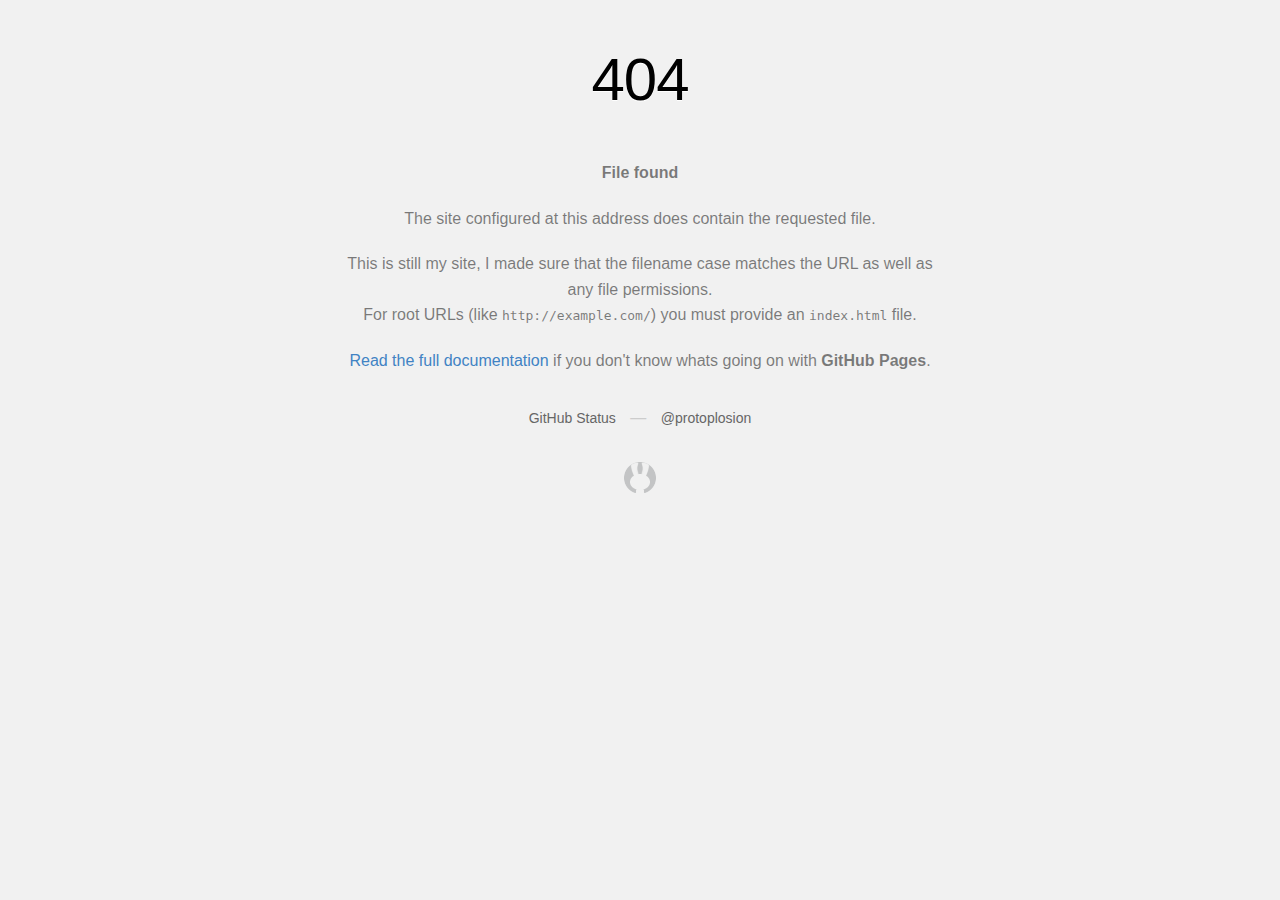
<file: 404/index.html>
<!DOCTYPE html>
<html>
  <head>
    <meta http-equiv="Content-type" content="text/html; charset=utf-8">
    <title>Page found &middot; GitHub Pages</title>
    <style type="text/css" media="screen">
      body {
        background-color: #f1f1f1;
        margin: 0;
        font-family: "Helvetica Neue", Helvetica, Arial, sans-serif;
      }

      .container { margin: 50px auto 40px auto; width: 600px; text-align: center; }

      a { color: #4183c4; text-decoration: none; }
      a:hover { text-decoration: underline; }

      h1 { width: 800px; position:relative; left: -100px; letter-spacing: -1px; line-height: 60px; font-size: 60px; font-weight: 100; margin: 0px 0 50px 0; text-shadow: 0 1px 0 #fff; }
      p { color: rgba(0, 0, 0, 0.5); margin: 20px 0; line-height: 1.6; }

      ul { list-style: none; margin: 25px 0; padding: 0; }
      li { display: table-cell; font-weight: bold; width: 1%; }

      .logo { display: inline-block; margin-top: 35px; }

      #suggestions {
        margin-top: 35px;
        color: #ccc;
      }
      #suggestions a {
        color: #666666;
        font-weight: 200;
        font-size: 14px;
        margin: 0 10px;
      }

    </style>
  </head>
  <body>

    <div class="container">

      <h1>404</h1>
      <p><strong>File found</strong></p>

      <p>
        The site configured at this address does
        contain the requested file.
      </p>

      <p>
        This is still my site, I made sure that the filename case matches the URL
        as well as any file permissions.<br>
        For root URLs (like <code>http://example.com/</code>) you must provide an
        <code>index.html</code> file.
      </p>

      <p>
        <a href="https://help.github.com/pages/">Read the full documentation</a>
        if you don't know whats going on with <strong>GitHub Pages</strong>.
      </p>

      <div id="suggestions">
        <a href="https://githubstatus.com">GitHub Status</a> &mdash;
        <a href="https://twitter.com/protoplosion">@protoplosion</a>
      </div>

      <a href="/" class="logo">
        <img width="32" height="32" src="logo.png">
      </a>
    </div>
  </body>
</html>
</file>
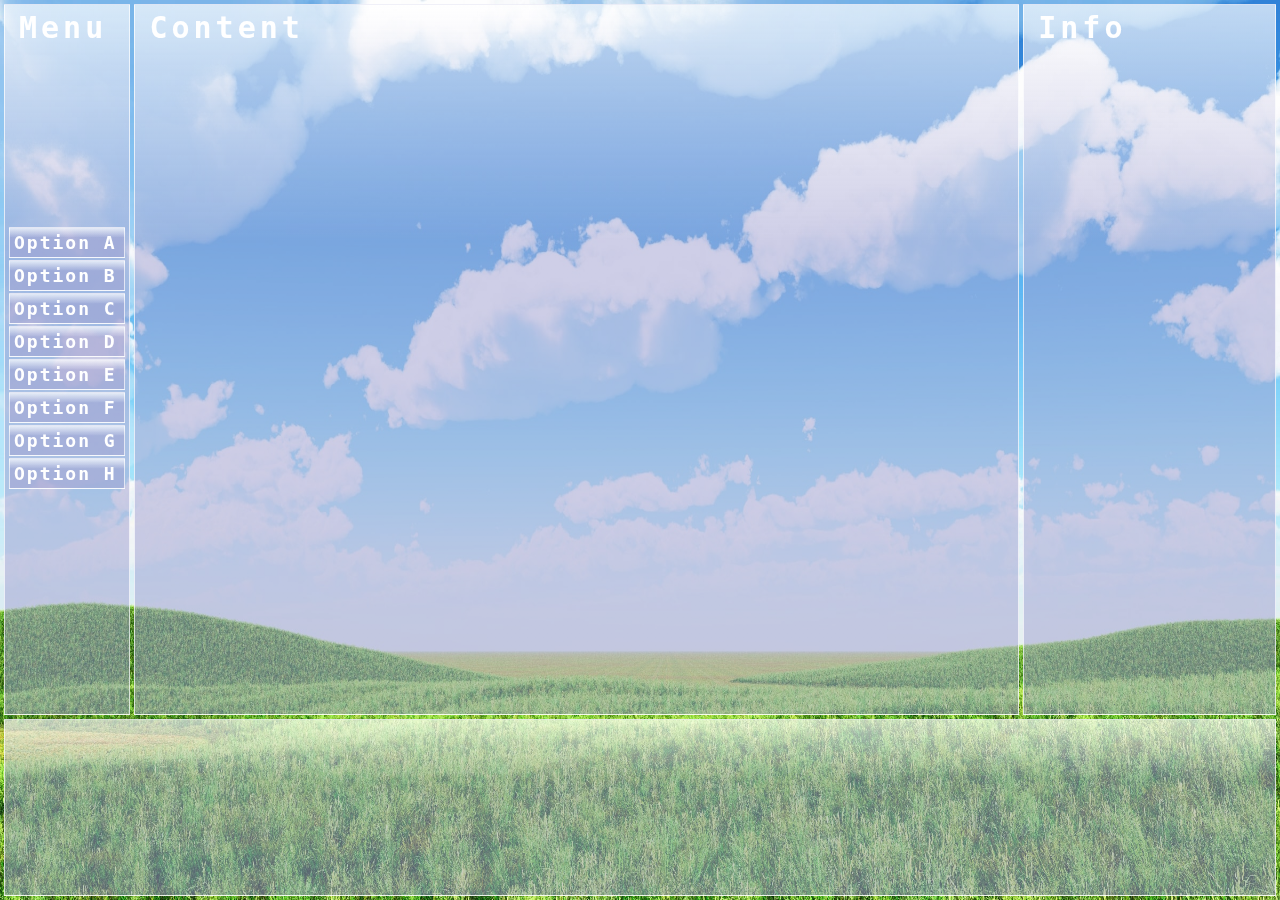
<file: aero/index.html>
<!DOCTYPE html>
<html lang="en">
    <head>
        <title>AERO</title>
    </head>
    <body>
        <table>
            <tr id="upper">
                <td class="window" id="menu">
                    <h1>Menu</h1>
                    <div class="window"><h2>Option A</h2></div>
                    <div class="window"><h2>Option B</h2></div>
                    <div class="window"><h2>Option C</h2></div>
                    <div class="window"><h2>Option D</h2></div>
                    <div class="window"><h2>Option E</h2></div>
                    <div class="window"><h2>Option F</h2></div>
                    <div class="window"><h2>Option G</h2></div>
                    <div class="window"><h2>Option H</h2></div>
                </td>
                <td class="window" id="content">
                    <h1>Content</h1>
                </td>
                <td class="window" id="info">
                    <h1>Info</h1>
                </td>
            </tr>
            <tr id="lower">
                <td colspan="3" class="window">

                </td>
            </tr>
        </table>
    </body>
    <style>
        :root {
            --white: #ffffffb2;
            --blue: #a1a1d185;
        }

        body {
            background-image: url("wallpaper.jpg");
            background-repeat: no-repeat;
            background-attachment: fixed;
            background-size: 100% 100%;
            margin: 0;
            position: fixed;
            width: 100%;
            height: 100%;
            color: white;
            font-family: monospace;
            font-weight: 600;
        }

        table {
            width: 100%;
            height: 100%;
            border-spacing: 4px;
        }

        #upper {
            height: 80%;
        }

        #lower {
            height: 20%;
        }

        .window {
            background-image: linear-gradient(var(--white), var(--blue), var(--blue), var(--blue));
            background-size: 100% 100%;
            border: 1px solid var(--white);
            padding: 4px;
        }

        #menu {
            width: 10%;
        }

        #context {
            width: 70%;
        }

        #info {
            width: 20%;
        }

        h1 {
            font-size: 30px;
            letter-spacing: 4px;
            margin: 10px;
            position: absolute;
            top: 0;
        }

        h2 {
            font-size: 18px;
            letter-spacing: 2px;
            margin: 0;
        }

        div {
            margin-bottom: 2px;
            transition: 0.2s;
        }

        div:hover {
            background-color: #ffffff70;
            cursor: pointer;
        }
    </style>
</html>
</file>
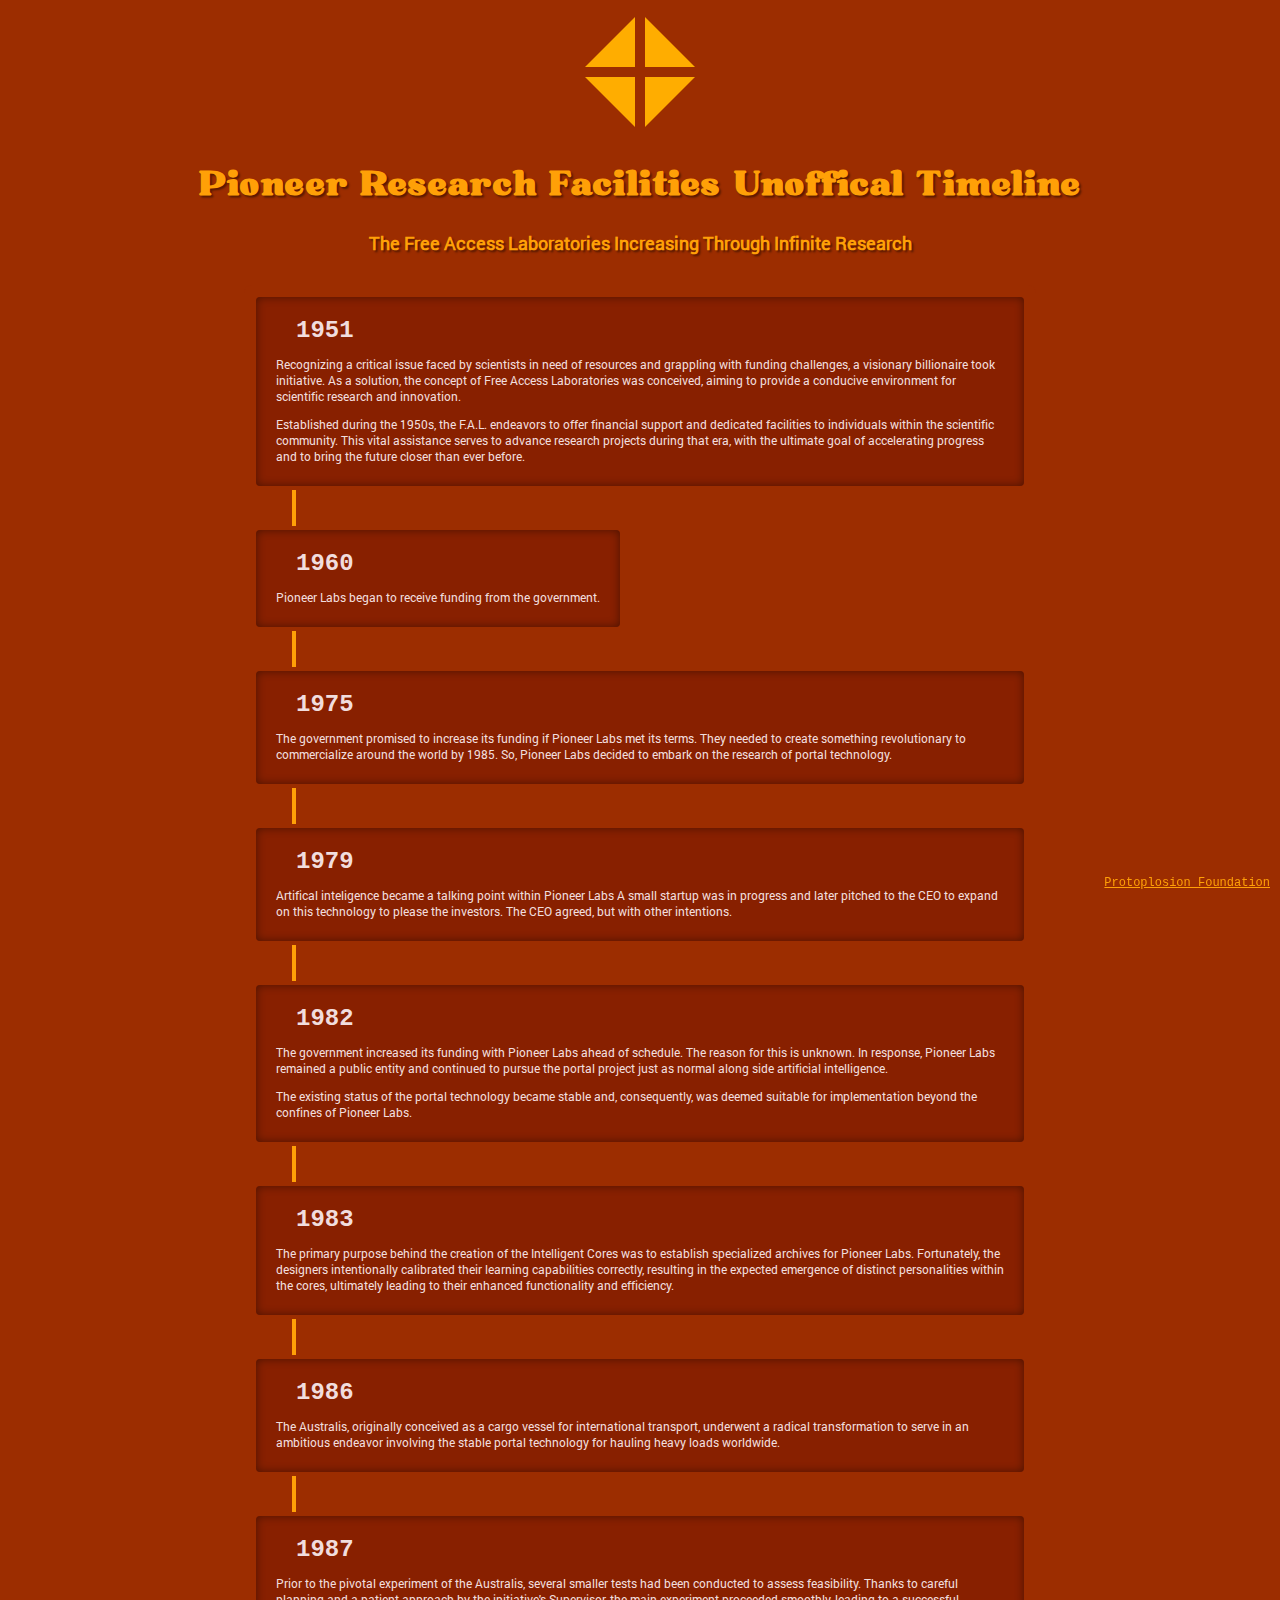
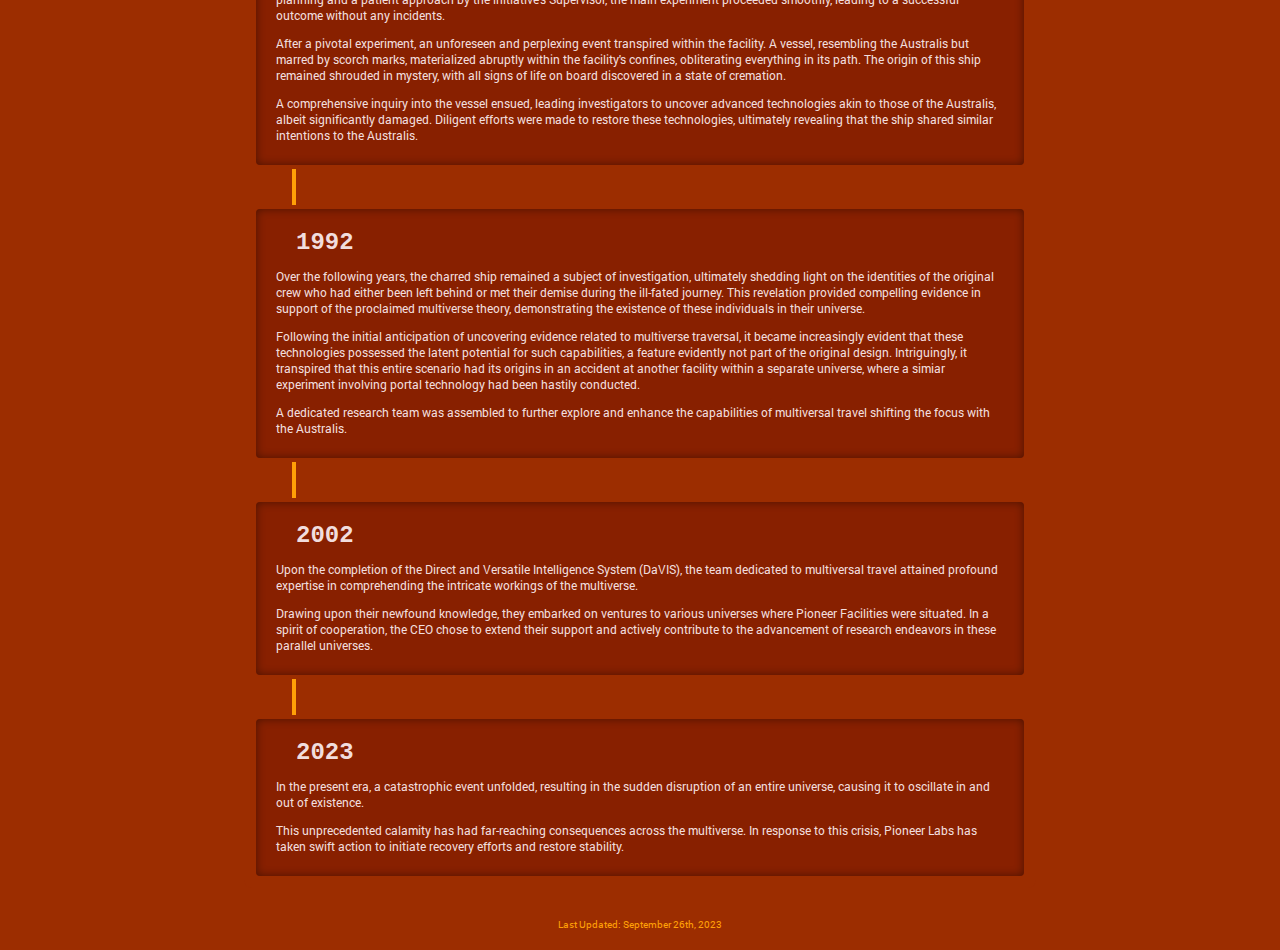
<file: facility-prime/index.html>
<!DOCTYPE html>
<html lang="en">
    <head>
        <title>Pioneer Labs Unoffical Timeline</title>
        <meta charset="UTF-8">
        <meta name="description" content="The Facility is a fictional Portal 2 inspired company that originates from a Minecraft world.">
        <meta name="keywords" content="proto, prototype, games, game, offical, unoffical, prototyperror, prototyp, error, mrmrmr, mrprototype, mrpr0totype, minecraft, portal, tf2, halflife">
        <meta name="author" content="Protoplosion">
        <meta name="viewport" content="width=device-width, initial-scale=1.0">
        <link rel="icon" href="icon.png">
        <link rel="stylesheet" href="style.css">
    </head>
    <body>
        <img src="icon.png">
        <h1>Pioneer Research Facilities Unoffical Timeline</h1>
        <h2>The Free Access Laboratories Increasing Through Infinite Research</h2>
        <div class="timeline">
            <div class="event">
                <h3>1951</h3>
                <p>Recognizing a critical issue faced by scientists in need of resources and grappling with funding challenges, a visionary billionaire took initiative. As a solution, the concept of Free Access Laboratories was conceived, aiming to provide a conducive environment for scientific research and innovation.</p>
                <p>Established during the 1950s, the F.A.L. endeavors to offer financial support and dedicated facilities to individuals within the scientific community. This vital assistance serves to advance research projects during that era, with the ultimate goal of accelerating progress and to bring the future closer than ever before.</p>
            </div>
            <div class="vr"></div>
            <div class="event">
                <h3>1960</h3>
                <p>Pioneer Labs began to receive funding from the government.</p>
            </div>
            <div class="vr"></div>
            <div class="event">
                <h3>1975</h3>
                <p>The government promised to increase its funding if Pioneer Labs met its terms. They needed to create something revolutionary to commercialize around the world by 1985. So, Pioneer Labs decided to embark on the research of portal technology.</p>
            </div>
            <div class="vr"></div>
            <div class="event">
                <h3>1979</h3>
                <p>Artifical inteligence became a talking point within Pioneer Labs A small startup was in progress and later pitched to the CEO to expand on this technology to please the investors. The CEO agreed, but with other intentions.</p>
            </div>
            <div class="vr"></div>
            <div class="event">
                <h3>1982</h3>
                <p>The government increased its funding with Pioneer Labs ahead of schedule. The reason for this is unknown. In response, Pioneer Labs remained a public entity and continued to pursue the portal project just as normal along side artificial intelligence.</p>
                <p>The existing status of the portal technology became stable and, consequently, was deemed suitable for implementation beyond the confines of Pioneer Labs.</p>
            </div>
            <div class="vr"></div>
            <div class="event">
                <h3>1983</h3>
                <p>The primary purpose behind the creation of the Intelligent Cores was to establish specialized archives for Pioneer Labs. Fortunately, the designers intentionally calibrated their learning capabilities correctly, resulting in the expected emergence of distinct personalities within the cores, ultimately leading to their enhanced functionality and efficiency.</p>
            </div>
            <div class="vr"></div>
            <div class="event">
                <h3>1986</h3>
                <p>The Australis, originally conceived as a cargo vessel for international transport, underwent a radical transformation to serve in an ambitious endeavor involving the stable portal technology for hauling heavy loads worldwide.</p>
            </div>
            <div class="vr"></div>
            <div class="event">
                <h3>1987</h3>
                <p>Prior to the pivotal experiment of the Australis, several smaller tests had been conducted to assess feasibility. Thanks to careful planning and a patient approach by the initiative's Supervisor, the main experiment proceeded smoothly, leading to a successful outcome without any incidents.</p>
                <p>After a pivotal experiment, an unforeseen and perplexing event transpired within the facility. A vessel, resembling the Australis but marred by scorch marks, materialized abruptly within the facility's confines, obliterating everything in its path. The origin of this ship remained shrouded in mystery, with all signs of life on board discovered in a state of cremation.</p>
                <p>A comprehensive inquiry into the vessel ensued, leading investigators to uncover advanced technologies akin to those of the Australis, albeit significantly damaged. Diligent efforts were made to restore these technologies, ultimately revealing that the ship shared similar intentions to the Australis.</p>
            </div>
            <div class="vr"></div>
            <div class="event">
                <h3>1992</h3>
                <p>Over the following years, the charred ship remained a subject of investigation, ultimately shedding light on the identities of the original crew who had either been left behind or met their demise during the ill-fated journey. This revelation provided compelling evidence in support of the proclaimed multiverse theory, demonstrating the existence of these individuals in their universe.</p>
                <p>Following the initial anticipation of uncovering evidence related to multiverse traversal, it became increasingly evident that these technologies possessed the latent potential for such capabilities, a feature evidently not part of the original design. Intriguingly, it transpired that this entire scenario had its origins in an accident at another facility within a separate universe, where a simiar experiment involving portal technology had been hastily conducted.</p>
                <p>A dedicated research team was assembled to further explore and enhance the capabilities of multiversal travel shifting the focus with the Australis.</p>
            </div>
            <div class="vr"></div>
            <div class="event">
                <h3>2002</h3>
                <p>Upon the completion of the Direct and Versatile Intelligence System (DaVIS), the team dedicated to multiversal travel attained profound expertise in comprehending the intricate workings of the multiverse.</p>
                <p>Drawing upon their newfound knowledge, they embarked on ventures to various universes where Pioneer Facilities were situated. In a spirit of cooperation, the CEO chose to extend their support and actively contribute to the advancement of research endeavors in these parallel universes.</p>
            </div>
            <div class="vr"></div>
            <div class="event">
                <h3>2023</h3>
                <p>In the present era, a catastrophic event unfolded, resulting in the sudden  disruption of an entire universe, causing it to oscillate in and out of existence.</p>
                <p>This unprecedented calamity has had far-reaching consequences across the multiverse. In response to this crisis, Pioneer Labs has taken swift action to initiate recovery efforts and restore stability.</p>
            </div>
        </div>
        <h4>Last Updated: September 26th, 2023
        <a id="home" href="/">Protoplosion Foundation</a>
    </body>
</html>
</file>
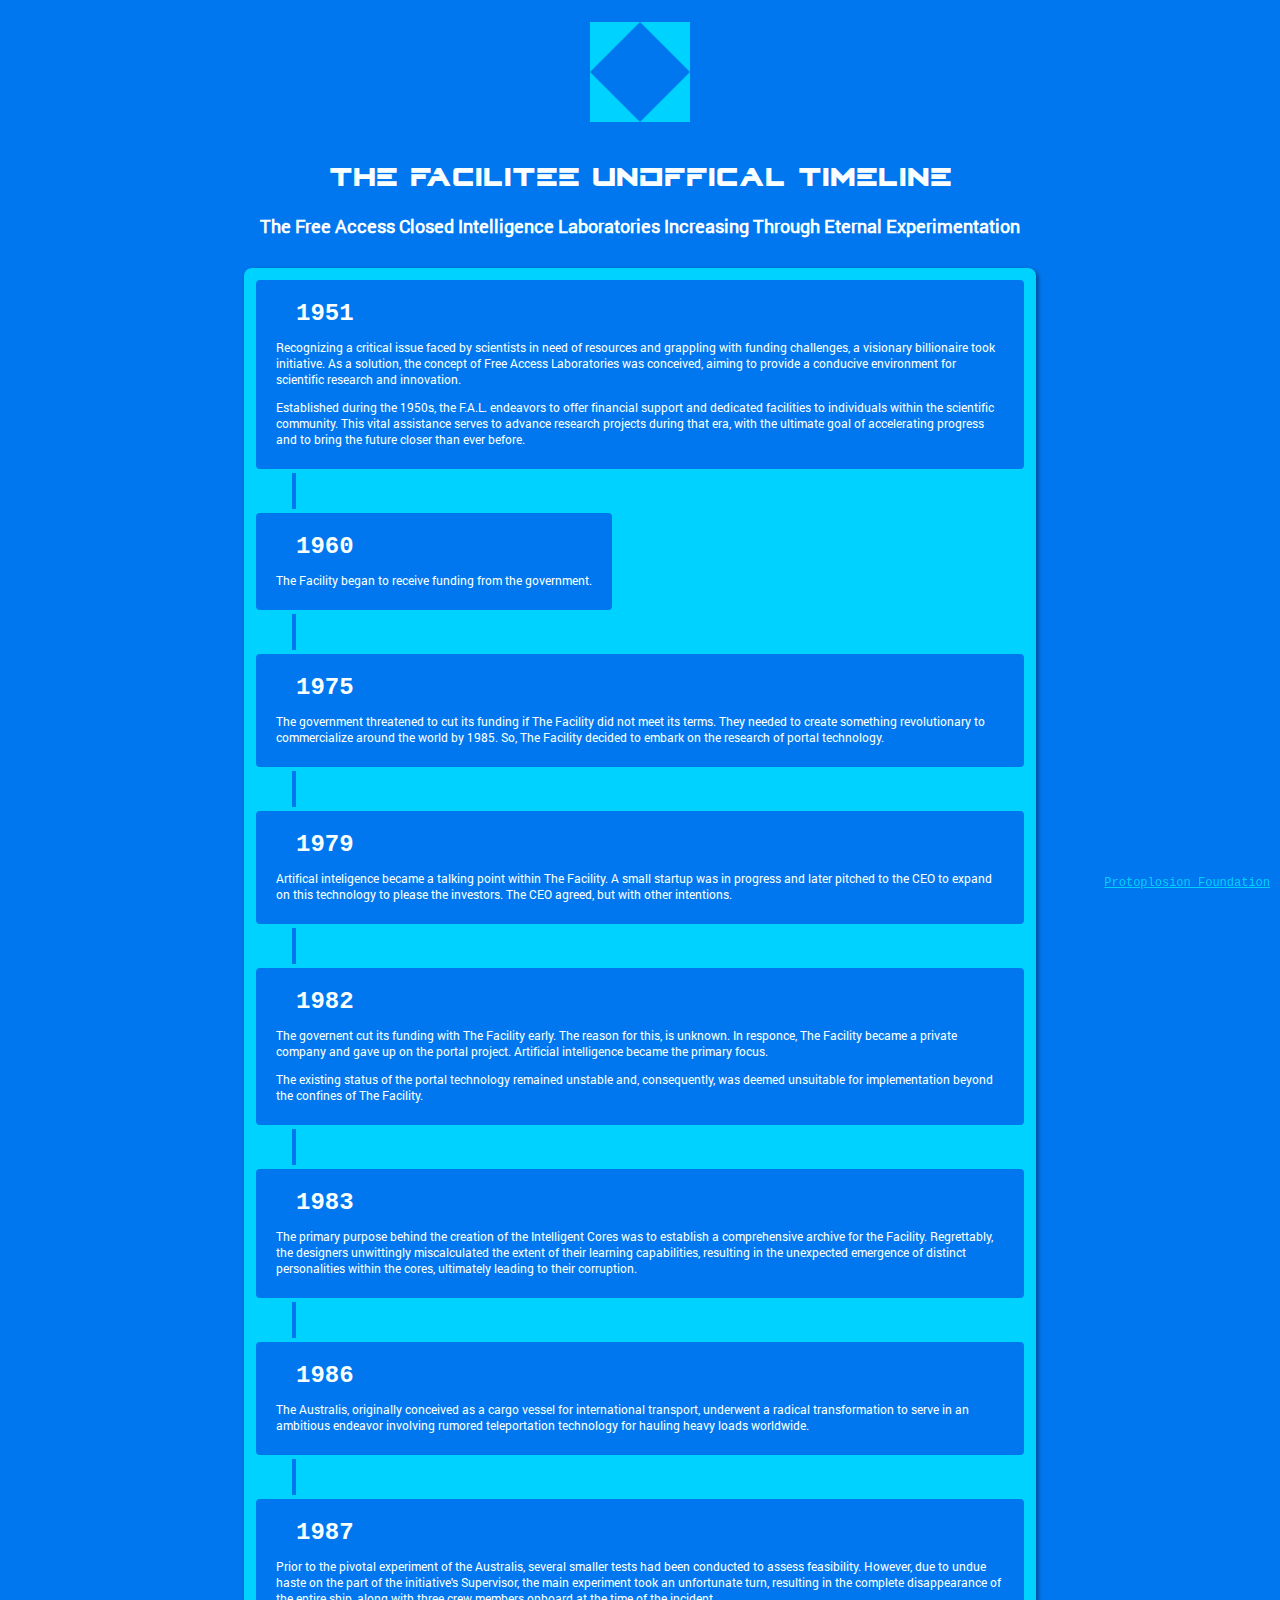
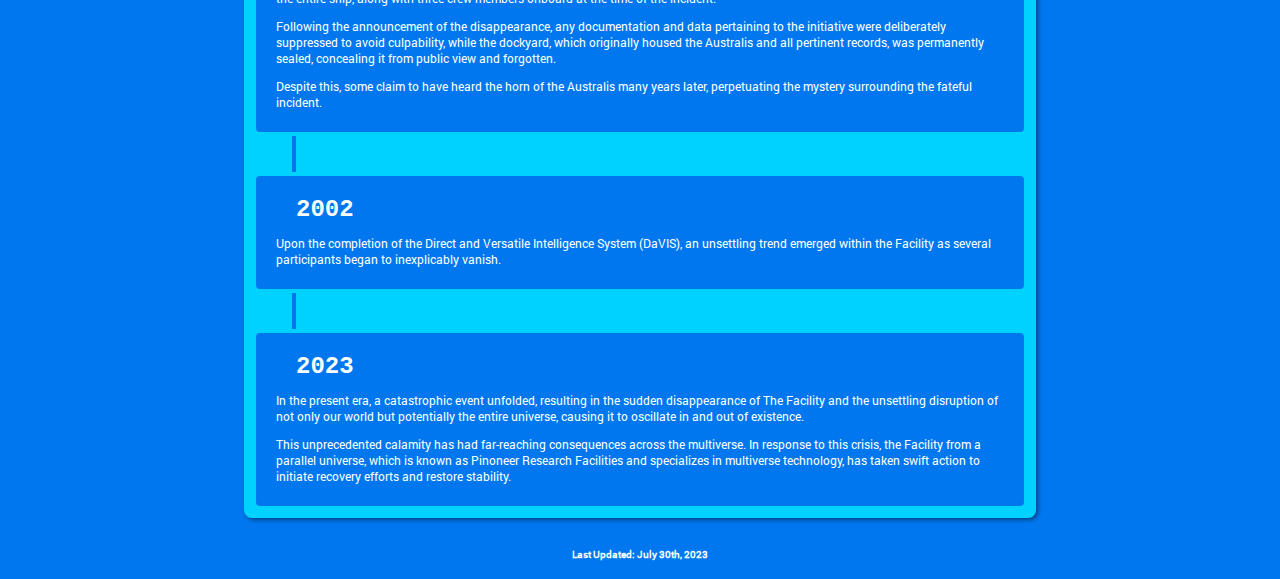
<file: facility/index.html>
<!DOCTYPE html>
<html lang="en">
    <head>
        <title>The Facility Unoffical Timeline</title>
        <meta charset="UTF-8">
        <meta name="description" content="The Facility is a fictional Portal 2 inspired company that originates from a Minecraft world.">
        <meta name="keywords" content="proto, prototype, games, game, offical, unoffical, prototyperror, prototyp, error, mrmrmr, mrprototype, mrpr0totype, minecraft, portal, tf2, halflife">
        <meta name="author" content="PrototypError">
        <meta name="viewport" content="width=device-width, initial-scale=1.0">
        <link rel="icon" href="icon.png">
        <link rel="stylesheet" href="style.css">
    </head>
    <body>
        <img src="icon.png">
        <h1>the facilitee unoffical timeline</h1>
        <h2>The Free Access Closed Intelligence Laboratories Increasing Through Eternal Experimentation</h2>
        <div class="timeline">
            <div class="event">
                <h3>1951</h3>
                <p>Recognizing a critical issue faced by scientists in need of resources and grappling with funding challenges, a visionary billionaire took initiative. As a solution, the concept of Free Access Laboratories was conceived, aiming to provide a conducive environment for scientific research and innovation.</p>
                <p>Established during the 1950s, the F.A.L. endeavors to offer financial support and dedicated facilities to individuals within the scientific community. This vital assistance serves to advance research projects during that era, with the ultimate goal of accelerating progress and to bring the future closer than ever before.</p>
            </div>
            <div class="vr"></div>
            <div class="event">
                <h3>1960</h3>
                <p>The Facility began to receive funding from the government.</p>
            </div>
            <div class="vr"></div>
            <div class="event">
                <h3>1975</h3>
                <p>The government threatened to cut its funding if The Facility did not meet its terms. They needed to create something revolutionary to commercialize around the world by 1985. So, The Facility decided to embark on the research of portal technology.</p>
            </div>
            <div class="vr"></div>
            <div class="event">
                <h3>1979</h3>
                <p>Artifical inteligence became a talking point within The Facility. A small startup was in progress and later pitched to the CEO to expand on this technology to please the investors. The CEO agreed, but with other intentions.</p>
            </div>
            <div class="vr"></div>
            <div class="event">
                <h3>1982</h3>
                <p>The governent cut its funding with The Facility early. The reason for this, is unknown. In responce, The Facility became a private company and gave up on the portal project. Artificial intelligence became the primary focus.</p>
                <p>The existing status of the portal technology remained unstable and, consequently, was deemed unsuitable for implementation beyond the confines of The Facility.</p>
            </div>
            <div class="vr"></div>
            <div class="event">
                <h3>1983</h3>
                <p>The primary purpose behind the creation of the Intelligent Cores was to establish a comprehensive archive for the Facility. Regrettably, the designers unwittingly miscalculated the extent of their learning capabilities, resulting in the unexpected emergence of distinct personalities within the cores, ultimately leading to their corruption.</p>
            </div>
            <div class="vr"></div>
            <div class="event">
                <h3>1986</h3>
                <p>The Australis, originally conceived as a cargo vessel for international transport, underwent a radical transformation to serve in an ambitious endeavor involving rumored teleportation technology for hauling heavy loads worldwide.</p>
            </div>
            <div class="vr"></div>
            <div class="event">
                <h3>1987</h3>
                <p>Prior to the pivotal experiment of the Australis, several smaller tests had been conducted to assess feasibility. However, due to undue haste on the part of the initiative's Supervisor, the main experiment took an unfortunate turn, resulting in the complete disappearance of the entire ship, along with three crew members onboard at the time of the incident.</p>
                <p>Following the announcement of the disappearance, any documentation and data pertaining to the initiative were deliberately suppressed to avoid culpability, while the dockyard, which originally housed the Australis and all pertinent records, was permanently sealed, concealing it from public view and forgotten.</p>
                <p>Despite this, some claim to have heard the horn of the Australis many years later, perpetuating the mystery surrounding the fateful incident.</p>
            </div>
            <div class="vr"></div>
            <div class="event">
                <h3>2002</h3>
                <p>Upon the completion of the Direct and Versatile Intelligence System (DaVIS), an unsettling trend emerged within the Facility as several participants began to inexplicably vanish.</p>
            </div>
            <div class="vr"></div>
            <div class="event">
                <h3>2023</h3>
                <p>In the present era, a catastrophic event unfolded, resulting in the sudden disappearance of The Facility and the unsettling disruption of not only our world but potentially the entire universe, causing it to oscillate in and out of existence.</p>
                <p>This unprecedented calamity has had far-reaching consequences across the multiverse. In response to this crisis, the Facility from a parallel universe, which is known as Pinoneer Research Facilities and specializes in multiverse technology, has taken swift action to initiate recovery efforts and restore stability.</p>
            </div>
        </div>
        <h4>Last Updated: July 30th, 2023</h4>
        <a id="home" href="/">Protoplosion Foundation</a>
    </body>
</html>
</file>
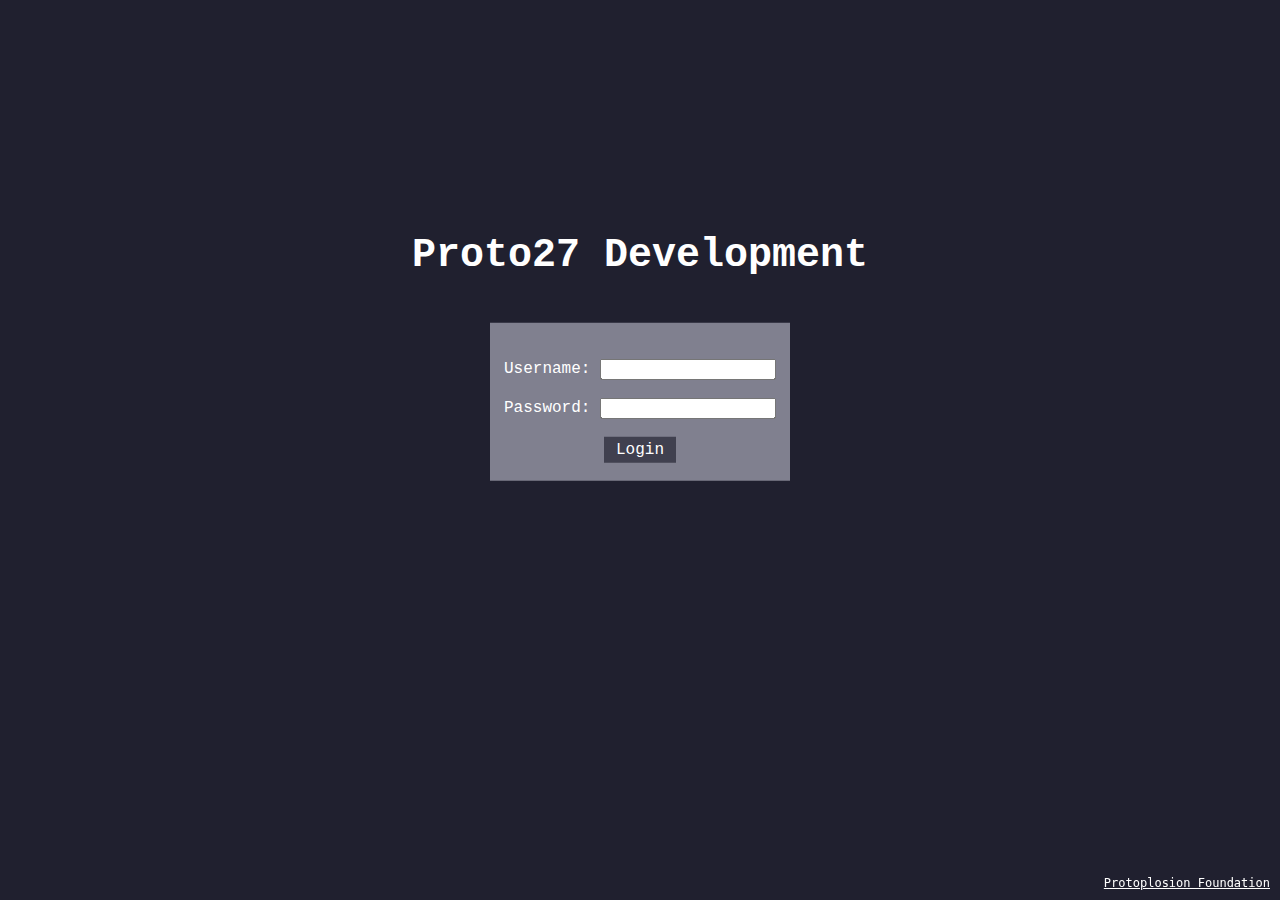
<file: login/index.html>
<!DOCTYPE html>
<html lang="en">
    <head>
        <title>Proto27Dev</title>
        <meta id="author" content="protoplosion">
        <meta id="how did you get in the code?" content="go away">
        <meta id="video game reference" content="portal easter egg">
        <meta id="Hex" content="796f752772652070726574747920676f6f64">
        <link rel="icon" href="icon.ico">
    </head>
    <body>
        <div id="center">
            <h1><a id="title" href="https://protoplosion.netlify.app">Proto27 Development</a></h1>
            <br>
            <div id="loginbox">
                <br><br><label for="fname">Username:</label>
                <input type="text" id="user" style="color: #000000;">
                <br><br>
                <label for="lname">Password:</label>
                <input type="text" id="pass" style="color: #000000;">
                <br><br>
                <button id="btn" onclick="login()">Login</button>
                <br><br>
            </div>
            <h2 id="err">err</h2>
        </div>
        <a id="home" href="/">Protoplosion Foundation</a>
    </body>
    <style>
        * {
            font-family: "Courier New";
            text-align: center;
            color: #ffffff;
            user-select: none;
        }
        
        body {
            background: #20202f;
        }

        #center {
            margin: 0;
            width: 600px;
            position: absolute;
            top: 40%;
            left: 50%;
            -ms-transform: translate(-50%, -50%);
            transform: translate(-50%, -50%);
        }

        h1 {
            font-size: 40px;
        }
        
        #title {
            text-decoration: none;
        }

        h2 {
            font-size: 12px;
            color: #dc393900;
        }
        
        #home {
            font-family: monospace;
            font-size: 12px;
            font-weight: 100;
            position: fixed;
            bottom: 10px;
            right: 10px;
        }

        #loginbox {
            background: #80808f;
            margin: auto;
            width: 50%;
            height: 100%;
        }
        
        label {
            font-size: 16px;
        }
        
        button {
            background: #40404f;
            border: none;
            padding: 4px 12px;
            text-align: center;
            font-size: 16px;
            cursor: pointer;
            transition: background 0.2s ease-in-out;
        }
        
        button:hover {
            background: #60606f;
        }
    </style>
    <script>
        function login() {
            const user = document.getElementById("user");
            const pass = document.getElementById("pass");
            const btn = document.getElementById("btn");
            const err = document.getElementById("err")
            btn.disabled = true;
            if (user.value == "cjohnson" && pass.value == "tier3") {
                location.href = "https://youtu.be/q-Y0bnx6Ndw";
            } else if(user.value.length == 0 && pass.value.length == 0) {
                err.innerHTML = "Please put in a username and password";
                err.style.color = "#dc3939";
            } else if(user.value.length == 0) {
                err.innerHTML = "Please put in a username";
                err.style.color = "#dc3939";
            } else if(pass.value.length == 0) {
                err.innerHTML = "Please put in a password";
                err.style.color = "#dc3939";
            } else {
                err.innerHTML = "Incorrect username or password";
                err.style.color = "#dc3939";
            }
            setTimeout(function() {
                btn.disabled = false;
                err.style.color = "#dc393900";
            }, 2000);
        }

        document.addEventListener('contextmenu', function(e) {
            e.preventDefault();
        });
    </script>
</html>
</file>
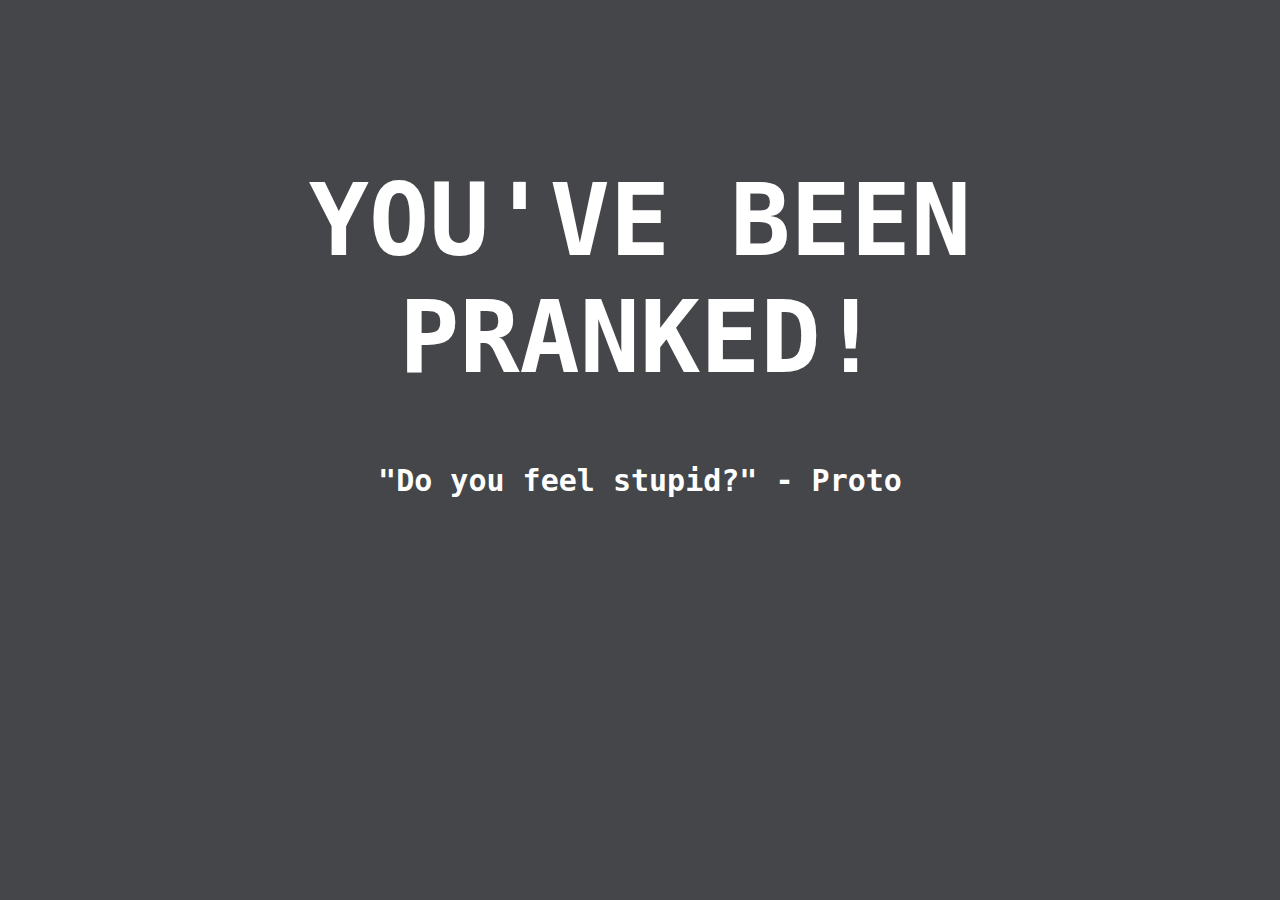
<file: pranked/index.html>
<html>
    <head>
        <title>Pranked Boi!!!</title>
    </head>
    <body>
        <center>
            <div>
                <h1>YOU'VE BEEN PRANKED!</h1>
                <h2>"Do you feel stupid?" - Proto</h2>
            </div>
        </center>
    </body>
    <style>
        * {
            color: #ffffff;
            font-family: monospace;
        }

        body {
            background: #44464a;
        }

        div {
            margin: 50px;
            padding: 45px 0px;
            padding-bottom: 70px;
        }

        h1 {
            font-size: 100px;
        }

        h2 {
            font-size: 30px;
        }
    </style>
</html>
</file>
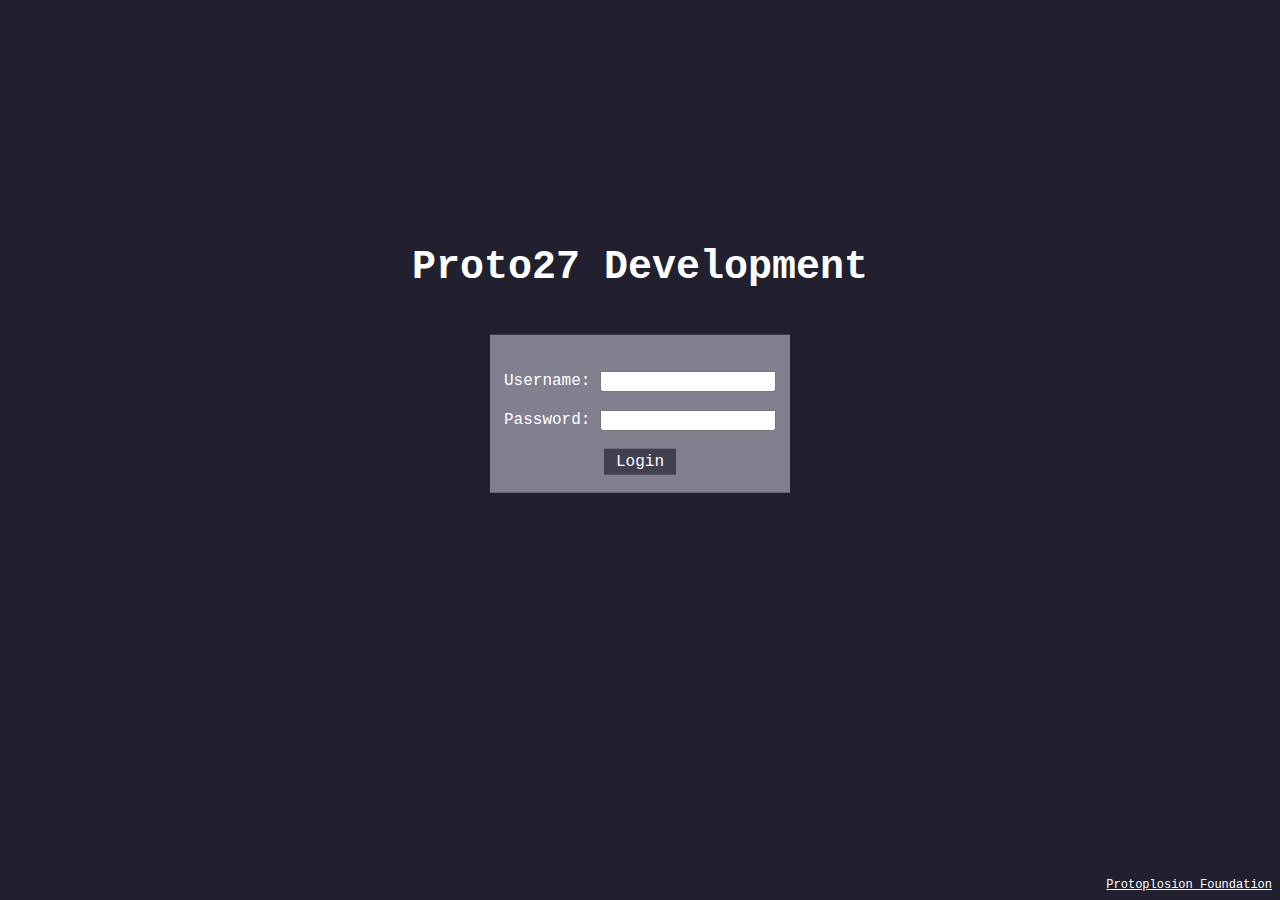
<file: login.html>
<!DOCTYPE html>
<html lang="en">
    <head>
        <title>Proto27Dev</title>
        <meta id="author" content="protoplosion">
        <meta id="how did you get in the code?" content="go away">
        <meta id="video game reference" content="portal easter egg">
        <meta id="Hex" content="796f752772652070726574747920676f6f64">
        <link rel="icon" href="icon.ico">
    </head>
    <body>
        <div id="center">
            <h1><a id="title" href="https://protoplosion.netlify.app">Proto27 Development</a></h1>
            <br>
            <div id="loginbox">
                <br><br><label for="fname">Username:</label>
                <input type="text" id="user" style="color: #000000;">
                <br><br>
                <label for="lname">Password:</label>
                <input type="text" id="pass" style="color: #000000;">
                <br><br>
                <button id="btn" onclick="login()">Login</button>
                <br><br>
            </div>
            <h2 id="err"></h2>
        </div>
        <a id="foundation" href="https://youtube.com/@protoplosion">Protoplosion Foundation</a>
    </body>
    <style>
        * {
            font-family: "Courier New";
            text-align: center;
            color: #ffffff;
        }
        
        body {
            background: #20202f;
        }

        #center {
            margin: 0;
            width: 600px;
            position: absolute;
            top: 40%;
            left: 50%;
            -ms-transform: translate(-50%, -50%);
            transform: translate(-50%, -50%);
        }

        h1 {
            font-size: 40px;
        }
        
        #title {
            text-decoration: none;
        }

        h2 {
            font-size: 12px;
            color: #dc3939;
        }
        
        #foundation {
            font-size: 12px;
            position: absolute;
            bottom: 8px;
            right: 8px;
        }

        #loginbox {
            background: #80808f;
            margin: auto;
            width: 50%;
            height: 100%;
        }
        
        label {
            font-size: 16px;
        }
        
        button {
            background: #40404f;
            border: none;
            padding: 4px 12px;
            text-align: center;
            font-size: 16px;
            cursor: pointer;
            transition: background 0.2s ease-in-out;
        }
        
        button:hover {
            background: #60606f;
        }
    </style>
    <script>
        function login() {
            const user = document.getElementById("user");
            const pass = document.getElementById("pass");
            const btn = document.getElementById("btn");
            const err = document.getElementById("err")
            btn.disabled = true;
            if (user.value == "cjohnson" && pass.value == "tier3") {
                location.href = "https://youtu.be/a3Z7zEc7AXQ";
            } else if(user.value.length == 0 && pass.value.length == 0) {
                err.innerHTML = "Please put in a username and password";
            } else if(user.value.length == 0) {
                err.innerHTML = "Please put in a username";
            } else if(pass.value.length == 0) {
                err.innerHTML = "Please put in a password";
            } else {
                err.innerHTML = "Incorrect username or password";
            }
            setTimeout(function() {
                btn.disabled = false;
                err.innerHTML = "";
            }, 2000);
        }

        document.addEventListener('contextmenu', function(e) {
            e.preventDefault();
        });
    </script>
</html>
</file>
<file: facility-prime/style.css>
@font-face {
    font-family: title;
    src: url(fonts/bugaki/Bugaki.ttf);
}

@font-face {
    font-family: roboto;
    src: url(fonts/roboto/Roboto-Regular.ttf);
}

:root {
    --white: #f1dddd;
    --brown: #9c2d00;
    --darkbrown: #882000;
    --orange: #ffa007;
    --shadow: #00000070;
}

* {
    font-family: roboto;
    color: var(--white);
}

body {
    background: var(--brown);
    text-align: center;
}

.timeline {
    background: var(--brown);
    margin: 30px auto;
    border-radius: 8px;
    padding: 8px 12px;
    max-width: 768px;
}

.event {
    background: var(--darkbrown);
    text-align: left;
    margin: 4px 0;
    border-radius: 4px;
    padding: 10px 20px;
    width: fit-content;
    box-shadow: inset 0 0 10px var(--shadow);
}

.vr {
    background: var(--orange);
    margin: 0 36px;
    width: 4px;
    height: 36px;
}

h1 {
    font-family: title;
    letter-spacing: 1px;
    color: var(--orange);
    text-shadow: 2px 2px 2px var(--shadow);
}

h2 {
    font-size: 18px;
    color: var(--orange);
    text-shadow: 2px 2px 2px var(--shadow);
}

h3 {
    font-family: monospace;
    font-size: 24px;
    margin: 10px 20px;
}

h4 {
    font-size: 10px;
    font-weight: 100;
    color: var(--orange);
    margin: 0;
}

p {
    font-size: 12px;
}

#home {
    font-family: monospace;
    font-size: 12px;
    font-weight: 100;
    color: var(--orange);
    position: fixed;
    bottom: 10px;
    right: 10px;
}
</file>
<file: facility/style.css>
@font-face {
    font-family: title;
    src: url(fonts/cyberdyne/cyberdynecond.ttf);
}

@font-face {
    font-family: roboto;
    src: url(fonts/roboto/Roboto-Regular.ttf);
}

:root {
    --white: #f9fffe;
    --blue: #0077ef;
    --siniy: #003366;
    --cyan: #00d2ff;
    --shadow: #00000070;
}

* {
    font-family: roboto;
    color: var(--white);
}

body {
    background: var(--blue);
    text-align: center;
}

.timeline {
    background: var(--cyan);
    margin: 30px auto;
    border-radius: 8px;
    padding: 8px 12px;
    max-width: 768px;
    box-shadow: 2px 2px 4px 0 var(--shadow);
}

.event {
    background: var(--blue);
    text-align: left;
    margin: 4px 0;
    border-radius: 4px;
    padding: 10px 20px;
    width: fit-content;
}

.vr {
    background: var(--blue);
    margin: 0px 36px;
    width: 4px;
    height: 36px;
}

h1 {
    font-family: title;
    font-weight: 100;
    letter-spacing: 1px;
}

h2 {
    font-size: 18px;
}

h3 {
    font-family: monospace;
    font-size: 24px;
    margin: 10px 20px;
}

h4 {
    font-size: 10px;
    margin: 0;
}

p {
    font-size: 12px;
}

#home {
    font-family: monospace;
    font-size: 12px;
    font-weight: 100;
    color: var(--cyan);
    position: fixed;
    bottom: 10px;
    right: 10px;
}
</file>
